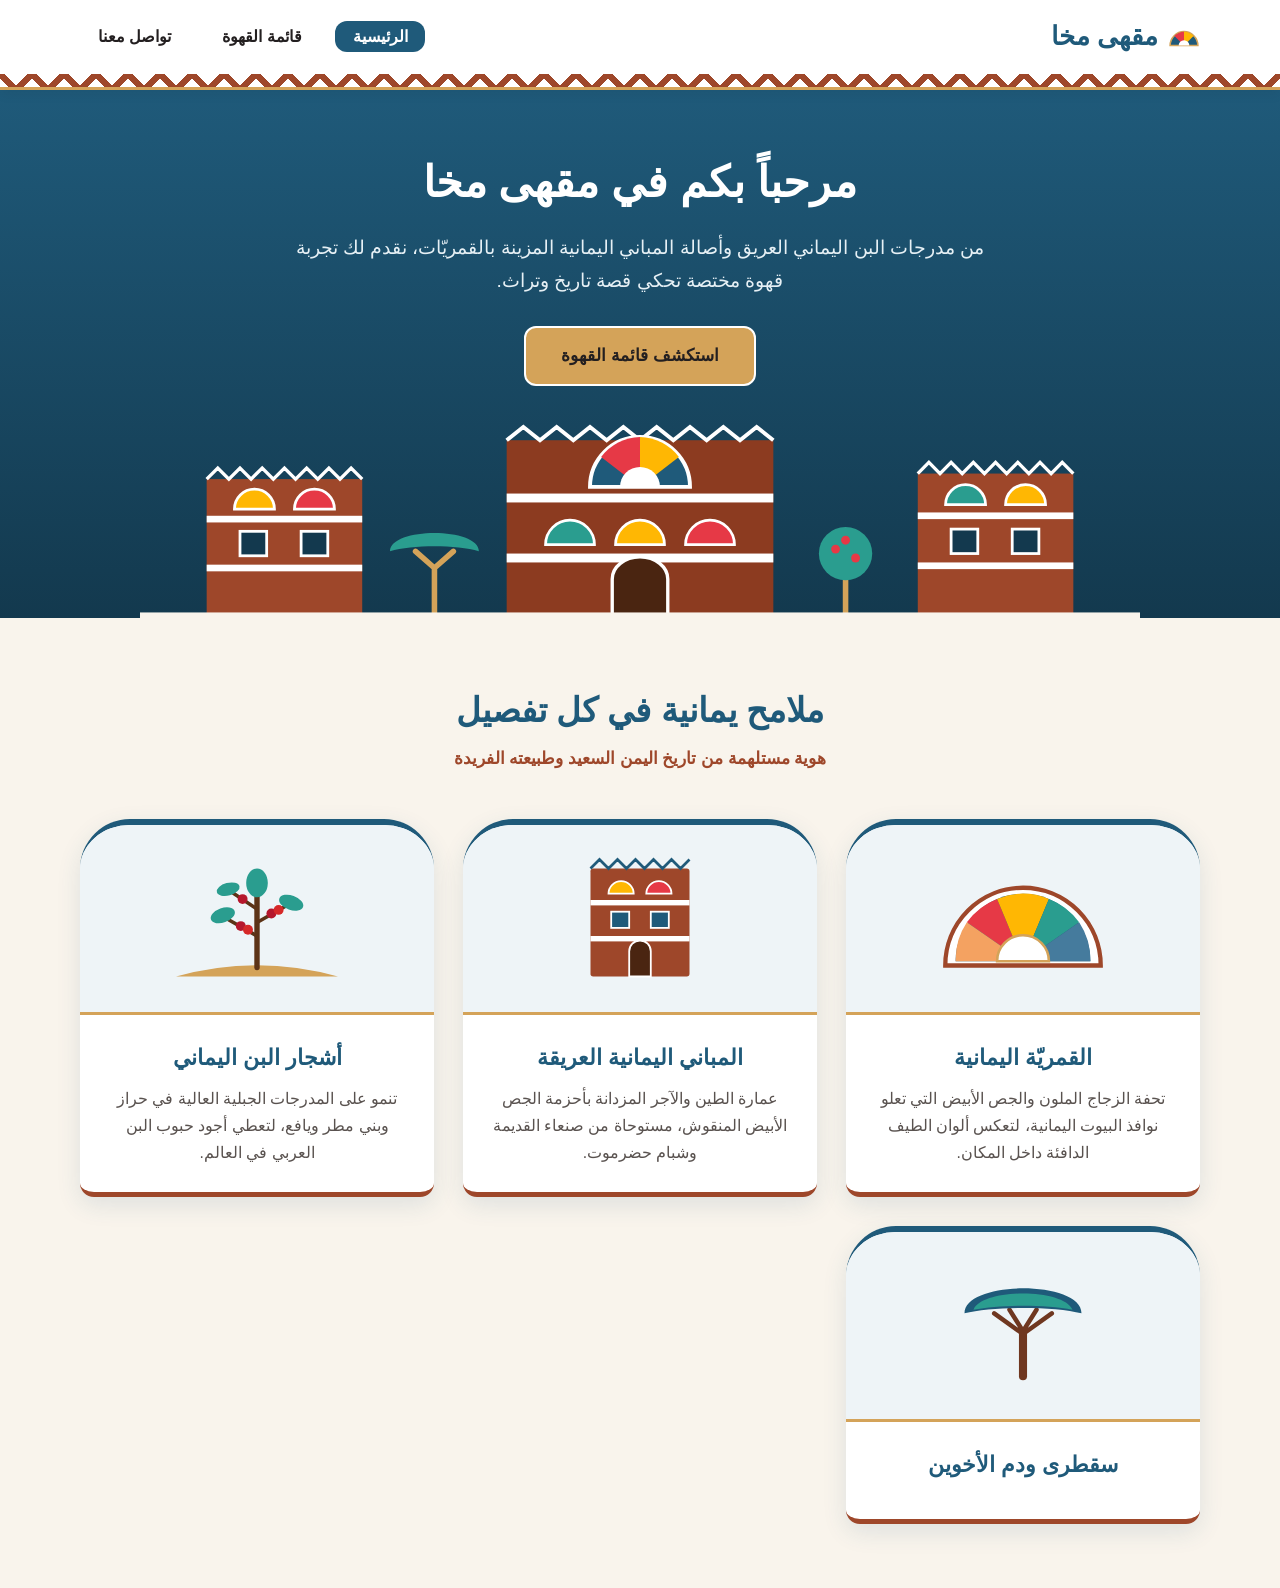
<file: index.html>
<!DOCTYPE html>
<html lang="ar" dir="rtl">
<head>
  <meta charset="UTF-8">
  <meta name="viewport" content="width=device-width, initial-scale=1.0">
  <title>مقهى مخا - عراقة البن اليماني</title>
  <link rel="stylesheet" href="style.css">
</head>
<body>

  <header>
    <div class="container navbar">
      <a href="index.html" class="logo">
        <svg width="32" height="22" viewBox="0 0 60 36">
          <path d="M4,34 A26,26 0 0,1 56,34 Z" fill="#1f5a7a" stroke="#d4a359" stroke-width="3"/>
          <path d="M30,34 L12,16 A26,26 0 0,1 30,8 Z" fill="#e63946"/>
          <path d="M30,34 L30,8 A26,26 0 0,1 48,16 Z" fill="#ffb703"/>
          <path d="M20,34 A10,10 0 0,1 40,34 Z" fill="#ffffff"/>
        </svg>
        <span>مقهى مخا</span>
      </a>
      <nav>
        <ul class="nav-links">
          <li><a href="index.html" class="active">الرئيسية</a></li>
          <li><a href="services.html">قائمة القهوة</a></li>
          <li><a href="contact.html">تواصل معنا</a></li>
        </ul>
      </nav>
    </div>
    <div class="yemeni-frieze"></div>
  </header>

  <main>
    <section class="hero">
      <div class="hero-content">
        <h1>مرحباً بكم في مقهى مخا</h1>
        <p>من مدرجات البن اليماني العريق وأصالة المباني اليمانية المزينة بالقمريّات، نقدم لك تجربة قهوة مختصة تحكي قصة تاريخ وتراث.</p>
        <a href="services.html" class="btn">استكشف قائمة القهوة</a>
      </div>

      <div class="yemen-skyline" aria-hidden="true">
        <svg viewBox="0 0 900 180" width="100%" height="100%" preserveAspectRatio="xMidYMax meet">
          <rect x="60" y="55" width="140" height="125" fill="#9e472a"/>
          <path d="M60,55 L70,45 L80,55 L90,45 L100,55 L110,45 L120,55 L130,45 L140,55 L150,45 L160,55 L170,45 L180,55 L190,45 L200,55" fill="none" stroke="#ffffff" stroke-width="3"/>
          <rect x="60" y="88" width="140" height="6" fill="#ffffff"/>
          <rect x="60" y="132" width="140" height="6" fill="#ffffff"/>
          <path d="M85,82 A18,18 0 0,1 121,82 Z" fill="#ffb703" stroke="#ffffff" stroke-width="2.5"/>
          <path d="M139,82 A18,18 0 0,1 175,82 Z" fill="#e63946" stroke="#ffffff" stroke-width="2.5"/>
          <rect x="90" y="102" width="24" height="22" fill="#13394e" stroke="#ffffff" stroke-width="2.5"/>
          <rect x="145" y="102" width="24" height="22" fill="#13394e" stroke="#ffffff" stroke-width="2.5"/>

          <rect x="330" y="20" width="240" height="160" fill="#8c3b20"/>
          <path d="M330,20 L345,8 L360,20 L375,8 L390,20 L405,8 L420,20 L435,8 L450,20 L465,8 L480,20 L495,8 L510,20 L525,8 L540,20 L555,8 L570,20" fill="none" stroke="#ffffff" stroke-width="3.5"/>
          <rect x="330" y="68" width="240" height="8" fill="#ffffff"/>
          <rect x="330" y="122" width="240" height="8" fill="#ffffff"/>
          <path d="M405,62 A45,45 0 0,1 495,62 Z" fill="#1f5a7a" stroke="#ffffff" stroke-width="3.5"/>
          <path d="M450,62 L415,35 A45,45 0 0,1 450,17 Z" fill="#e63946"/>
          <path d="M450,62 L450,17 A45,45 0 0,1 485,35 Z" fill="#ffb703"/>
          <path d="M432,62 A18,18 0 0,1 468,62 Z" fill="#ffffff"/>
          <path d="M365,114 A22,22 0 0,1 409,114 Z" fill="#2a9d8f" stroke="#ffffff" stroke-width="2.5"/>
          <path d="M428,114 A22,22 0 0,1 472,114 Z" fill="#ffb703" stroke="#ffffff" stroke-width="2.5"/>
          <path d="M491,114 A22,22 0 0,1 535,114 Z" fill="#e63946" stroke="#ffffff" stroke-width="2.5"/>
          <path d="M425,180 V145 A25,20 0 0,1 475,145 V180 Z" fill="#4a2511" stroke="#ffffff" stroke-width="3"/>

          <rect x="700" y="50" width="140" height="130" fill="#9e472a"/>
          <path d="M700,50 L710,40 L720,50 L730,40 L740,50 L750,40 L760,50 L770,40 L780,50 L790,40 L800,50 L810,40 L820,50 L830,40 L840,50" fill="none" stroke="#ffffff" stroke-width="3"/>
          <rect x="700" y="85" width="140" height="6" fill="#ffffff"/>
          <rect x="700" y="130" width="140" height="6" fill="#ffffff"/>
          <path d="M725,78 A18,18 0 0,1 761,78 Z" fill="#2a9d8f" stroke="#ffffff" stroke-width="2.5"/>
          <path d="M779,78 A18,18 0 0,1 815,78 Z" fill="#ffb703" stroke="#ffffff" stroke-width="2.5"/>
          <rect x="730" y="100" width="24" height="22" fill="#13394e" stroke="#ffffff" stroke-width="2.5"/>
          <rect x="785" y="100" width="24" height="22" fill="#13394e" stroke="#ffffff" stroke-width="2.5"/>

          <path d="M265,180 V135 M265,135 L248,120 M265,135 L282,120" stroke="#d4a359" stroke-width="5" stroke-linecap="round"/>
          <path d="M225,120 C225,98 305,98 305,120 C285,114 245,114 225,120 Z" fill="#2a9d8f"/>

          <path d="M635,180 V125" stroke="#d4a359" stroke-width="5" stroke-linecap="round"/>
          <circle cx="635" cy="122" r="24" fill="#2a9d8f"/>
          <circle cx="626" cy="118" r="4" fill="#e63946"/>
          <circle cx="644" cy="126" r="4" fill="#e63946"/>
          <circle cx="635" cy="110" r="4" fill="#e63946"/>

          <rect x="0" y="175" width="900" height="5" fill="#f9f4ec"/>
        </svg>
      </div>
    </section>

    <section class="section">
      <div class="container">
        <h2 class="section-title">ملامح يمانية في كل تفصيل</h2>
        <p class="section-subtitle">هوية مستلهمة من تاريخ اليمن السعيد وطبيعته الفريدة</p>
        
        <div class="heritage-grid">
          <div class="heritage-card">
            <div class="heritage-art">
              <svg viewBox="0 0 220 140" width="190" height="130">
                <path d="M20,125 A90,90 0 0,1 200,125 Z" fill="#ffffff" stroke="#9e472a" stroke-width="5"/>
                <path d="M32,120 A78,78 0 0,1 188,120 Z" fill="#1f5a7a"/>
                <path d="M110,120 L45,75 A78,78 0 0,1 80,48 Z" fill="#e63946"/>
                <path d="M110,120 L80,48 A78,78 0 0,1 140,48 Z" fill="#ffb703"/>
                <path d="M110,120 L140,48 A78,78 0 0,1 175,75 Z" fill="#2a9d8f"/>
                <path d="M110,120 L32,120 A78,78 0 0,1 45,75 Z" fill="#f4a261"/>
                <path d="M110,120 L175,75 A78,78 0 0,1 188,120 Z" fill="#457b9d"/>
                <path d="M80,120 A30,30 0 0,1 140,120 Z" fill="#ffffff" stroke="#d4a359" stroke-width="3"/>
              </svg>
            </div>
            <div class="heritage-body">
              <h3>القمريّة اليمانية</h3>
              <p>تحفة الزجاج الملون والجص الأبيض التي تعلو نوافذ البيوت اليمانية، لتعكس ألوان الطيف الدافئة داخل المكان.</p>
            </div>
          </div>

          <div class="heritage-card">
            <div class="heritage-art">
              <svg viewBox="0 0 200 150" width="180" height="140">
                <rect x="45" y="20" width="110" height="120" fill="#9e472a" rx="3"/>
                <path d="M45,20 L55,10 L65,20 L75,10 L85,20 L95,10 L105,20 L115,10 L125,20 L135,10 L145,20 L155,10" fill="none" stroke="#1f5a7a" stroke-width="3"/>
                <rect x="45" y="55" width="110" height="6" fill="#ffffff"/>
                <rect x="45" y="95" width="110" height="6" fill="#ffffff"/>
                <path d="M65,48 A14,14 0 0,1 93,48 Z" fill="#ffb703" stroke="#ffffff" stroke-width="2"/>
                <path d="M107,48 A14,14 0 0,1 135,48 Z" fill="#e63946" stroke="#ffffff" stroke-width="2"/>
                <rect x="68" y="68" width="20" height="18" fill="#1f5a7a" stroke="#ffffff" stroke-width="2"/>
                <rect x="112" y="68" width="20" height="18" fill="#1f5a7a" stroke="#ffffff" stroke-width="2"/>
                <path d="M88,140 V112 A12,12 0 0,1 112,112 V140 Z" fill="#4a2511" stroke="#ffffff" stroke-width="2"/>
              </svg>
            </div>
            <div class="heritage-body">
              <h3>المباني اليمانية العريقة</h3>
              <p>عمارة الطين والآجر المزدانة بأحزمة الجص الأبيض المنقوش، مستوحاة من صنعاء القديمة وشبام حضرموت.</p>
            </div>
          </div>

          <div class="heritage-card">
            <div class="heritage-art">
              <svg viewBox="0 0 200 150" width="180" height="140">
                <path d="M10,140 Q100,115 190,140 Z" fill="#d4a359"/>
                <path d="M100,130 V45" stroke="#5c3317" stroke-width="6" stroke-linecap="round"/>
                <path d="M100,95 L65,75 M100,80 L135,60 M100,65 L70,45" stroke="#5c3317" stroke-width="4" stroke-linecap="round"/>
                <ellipse cx="62" cy="72" rx="14" ry="8" transform="rotate(-20 62 72)" fill="#2a9d8f"/>
                <ellipse cx="138" cy="58" rx="14" ry="8" transform="rotate(20 138 58)" fill="#2a9d8f"/>
                <ellipse cx="68" cy="43" rx="13" ry="7" transform="rotate(-15 68 43)" fill="#2a9d8f"/>
                <ellipse cx="100" cy="36" rx="12" ry="16" fill="#2a9d8f"/>
                <circle cx="82" cy="84" r="5.5" fill="#b5172c"/>
                <circle cx="90" cy="88" r="5.5" fill="#d62828"/>
                <circle cx="116" cy="70" r="5.5" fill="#b5172c"/>
                <circle cx="124" cy="66" r="5.5" fill="#d62828"/>
                <circle cx="84" cy="54" r="5.5" fill="#b5172c"/>
              </svg>
            </div>
            <div class="heritage-body">
              <h3>أشجار البن اليماني</h3>
              <p>تنمو على المدرجات الجبلية العالية في حراز وبني مطر ويافع، لتعطي أجود حبوب البن العربي في العالم.</p>
            </div>
          </div>

          <div class="heritage-card">
            <div class="heritage-art">
              <svg viewBox="0 0 200 150" width="180" height="140">
                <path d="M100,132 V82" stroke="#6f3720" stroke-width="9" stroke-linecap="round"/>
                <path d="M100,85 L68,62 M100,85 L132,62 M100,82 L85,58 M100,82 L115,58" stroke="#6f3720" stroke-width="5" stroke-linecap="round"/>
                <path d="M35,62 C35,25 165,25 165,62 C135,54 65,54 35,62 Z" fill="#1f5a7a"/>
                <path d="M45,58 C55,34 145,34 155,58 C125,52 75,52 45,58 Z" fill="#2a9d8f"/>
              </svg>
            </div>
            <div class="heritage-body">
              <h3>سقطرى ودم الأخوين</h3>
</file>
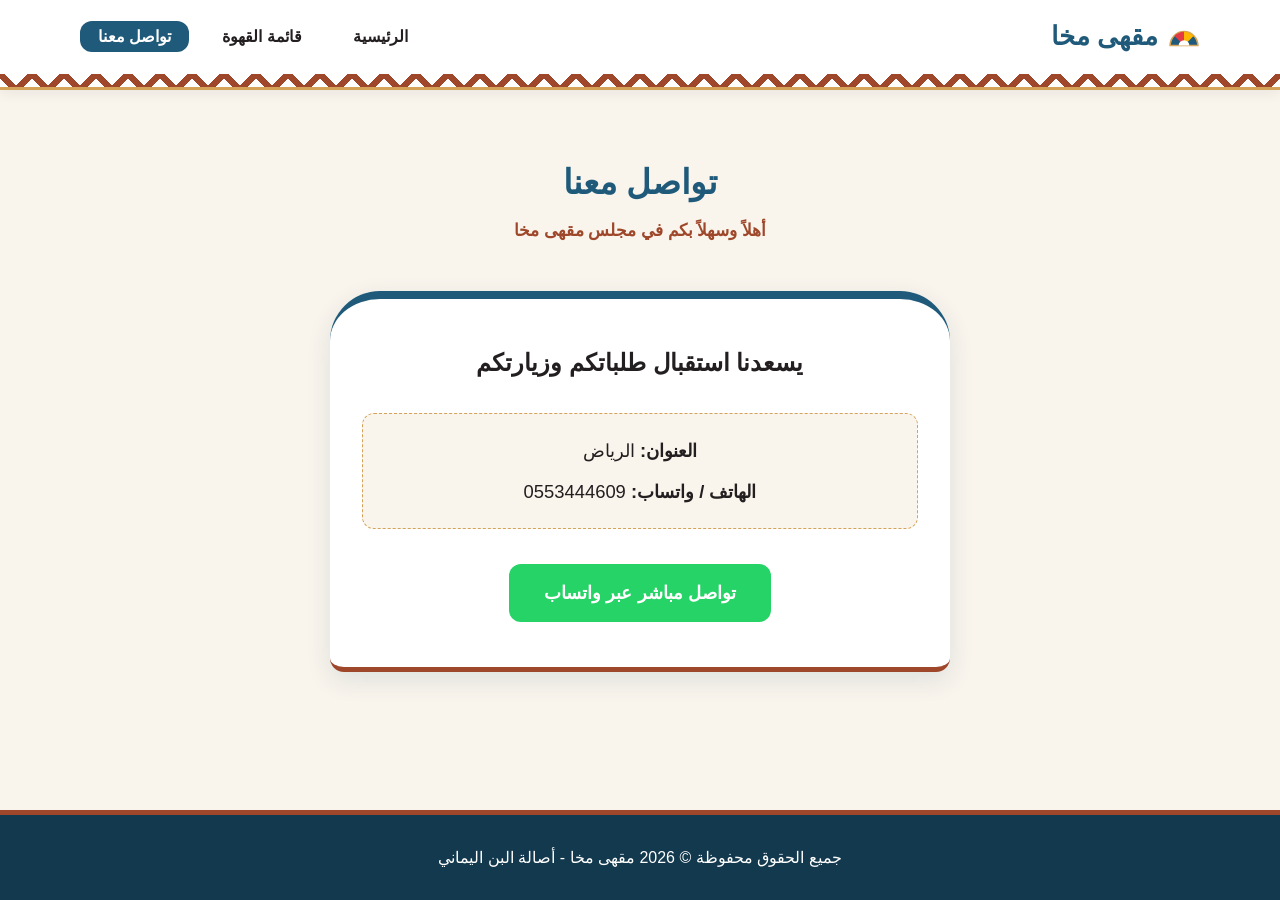
<file: contact.html>
<!DOCTYPE html>
<html lang="ar" dir="rtl">
<head>
  <meta charset="UTF-8">
  <meta name="viewport" content="width=device-width, initial-scale=1.0">
  <title>مقهى مخا - تواصل معنا</title>
  <link rel="stylesheet" href="style.css">
</head>
<body>

  <header>
    <div class="container navbar">
      <a href="index.html" class="logo">
        <svg width="32" height="22" viewBox="0 0 60 36">
          <path d="M4,34 A26,26 0 0,1 56,34 Z" fill="#1f5a7a" stroke="#d4a359" stroke-width="3"/>
          <path d="M30,34 L12,16 A26,26 0 0,1 30,8 Z" fill="#e63946"/>
          <path d="M30,34 L30,8 A26,26 0 0,1 48,16 Z" fill="#ffb703"/>
          <path d="M20,34 A10,10 0 0,1 40,34 Z" fill="#ffffff"/>
        </svg>
        <span>مقهى مخا</span>
      </a>
      <nav>
        <ul class="nav-links">
          <li><a href="index.html">الرئيسية</a></li>
          <li><a href="services.html">قائمة القهوة</a></li>
          <li><a href="contact.html" class="active">تواصل معنا</a></li>
        </ul>
      </nav>
    </div>
    <div class="yemeni-frieze"></div>
  </header>

  <main>
    <section class="section">
      <div class="container">
        <h1 class="section-title">تواصل معنا</h1>
        <p class="section-subtitle">أهلاً وسهلاً بكم في مجلس مقهى مخا</p>
        
        <div class="contact-box">
          <h2>يسعدنا استقبال طلباتكم وزيارتكم</h2>
          <div class="contact-info">
            <p><strong>العنوان:</strong> الرياض </p>
            <p><strong>الهاتف / واتساب:</strong> <span dir="ltr">0553444609</span></p>
          </div>
          
          <!-- استبدل  96653444609   في الرابط بالرقم بصيغة دولية بدون أصفار أو علامة + مثل: 966500000000 -->
          <a href="https://wa.me96653444609 " target="_blank" rel="noopener noreferrer" class="btn btn-whatsapp">
            تواصل مباشر عبر واتساب
          </a>
        </div>
      </div>
    </section>
  </main>

  <footer>
    <div class="container">
      <p>جميع الحقوق محفوظة &copy; 2026 مقهى مخا - أصالة البن اليماني</p>
    </div>
  </footer>

</body>
</html>
</file>
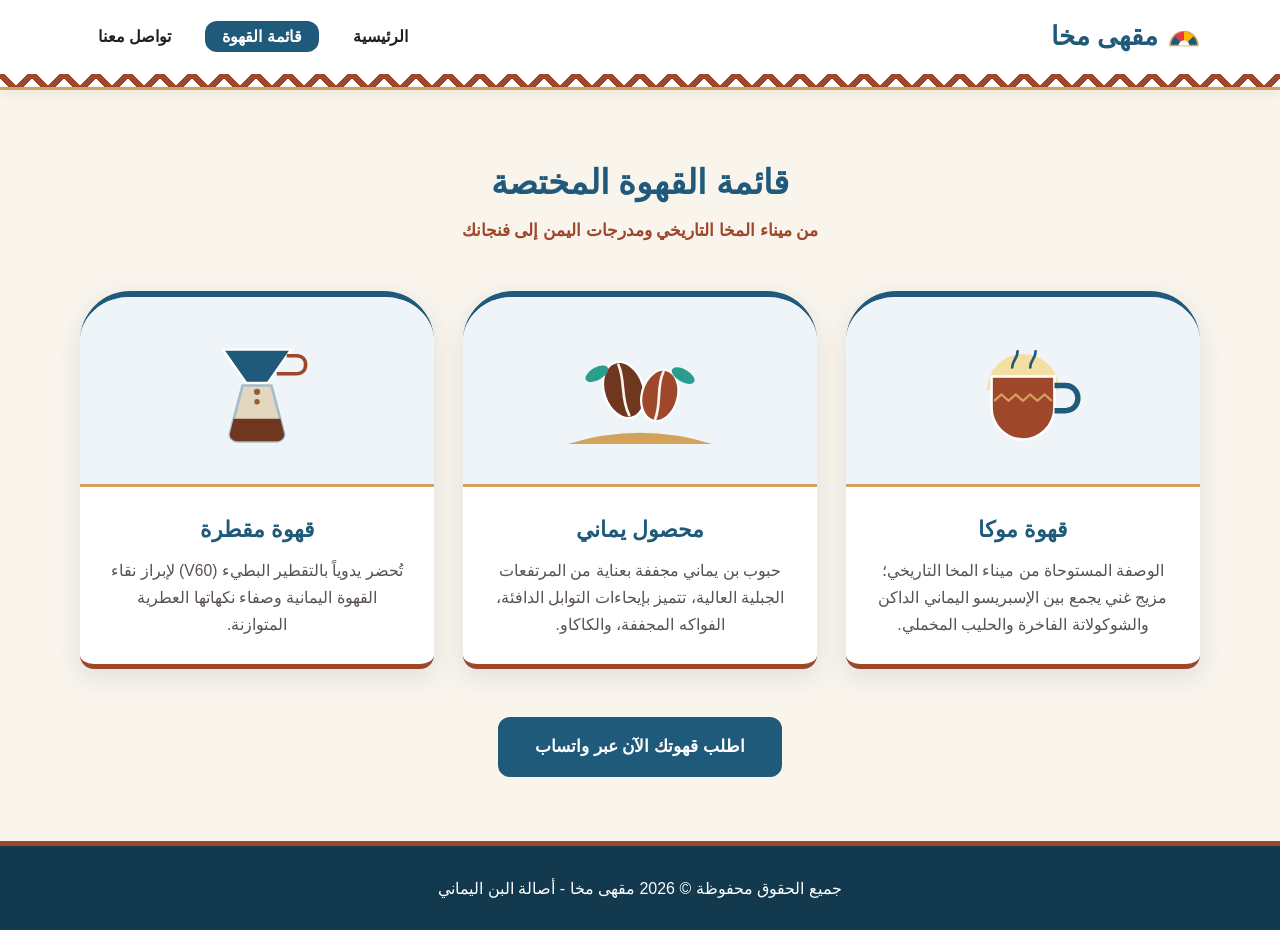
<file: services.html>
<!DOCTYPE html>
<html lang="ar" dir="rtl">
<head>
  <meta charset="UTF-8">
  <meta name="viewport" content="width=device-width, initial-scale=1.0">
  <title>مقهى مخا - قائمة القهوة</title>
  <link rel="stylesheet" href="style.css">
</head>
<body>

  <header>
    <div class="container navbar">
      <a href="index.html" class="logo">
        <svg width="32" height="22" viewBox="0 0 60 36">
          <path d="M4,34 A26,26 0 0,1 56,34 Z" fill="#1f5a7a" stroke="#d4a359" stroke-width="3"/>
          <path d="M30,34 L12,16 A26,26 0 0,1 30,8 Z" fill="#e63946"/>
          <path d="M30,34 L30,8 A26,26 0 0,1 48,16 Z" fill="#ffb703"/>
          <path d="M20,34 A10,10 0 0,1 40,34 Z" fill="#ffffff"/>
        </svg>
        <span>مقهى مخا</span>
      </a>
      <nav>
        <ul class="nav-links">
          <li><a href="index.html">الرئيسية</a></li>
          <li><a href="services.html" class="active">قائمة القهوة</a></li>
          <li><a href="contact.html">تواصل معنا</a></li>
        </ul>
      </nav>
    </div>
    <div class="yemeni-frieze"></div>
  </header>

  <main>
    <section class="section">
      <div class="container">
        <h1 class="section-title">قائمة القهوة المختصة</h1>
        <p class="section-subtitle">من ميناء المخا التاريخي ومدرجات اليمن إلى فنجانك</p>
        
        <div class="heritage-grid">
          
          <!-- 1. قهوة موكا -->
          <div class="heritage-card">
            <div class="heritage-art">
              <svg viewBox="0 0 200 140" width="180" height="130">
                <!-- قمرية خلفية صغيرة -->
                <path d="M60,70 A40,40 0 0,1 140,70 Z" fill="#ffb703" opacity="0.35"/>
                <!-- كوب الموكا -->
                <path d="M65,55 H135 V90 C135,109 119,125 100,125 C81,125 65,109 65,90 Z" fill="#9e472a" stroke="#ffffff" stroke-width="3"/>
                <path d="M135,65 H147 C155,65 161,71 161,79 C161,87 155,93 147,93 H135" fill="none" stroke="#1f5a7a" stroke-width="6"/>
                <!-- زخرفة يمانية على الكوب -->
                <path d="M68,82 L76,75 L84,82 L92,75 L100,82 L108,75 L116,82 L124,75 L132,82" fill="none" stroke="#d4a359" stroke-width="2.5"/>
                <!-- بخار القهوة -->
                <path d="M88,45 C88,36 94,36 94,27 M108,45 C108,36 114,36 114,27" fill="none" stroke="#1f5a7a" stroke-width="3" stroke-linecap="round"/>
              </svg>
            </div>
            <div class="heritage-body">
              <h3>قهوة موكا</h3>
              <p>الوصفة المستوحاة من ميناء المخا التاريخي؛ مزيج غني يجمع بين الإسبريسو اليماني الداكن والشوكولاتة الفاخرة والحليب المخملي.</p>
            </div>
          </div>

          <!-- 2. محصول يماني -->
          <div class="heritage-card">
            <div class="heritage-art">
              <svg viewBox="0 0 200 140" width="180" height="130">
                <!-- مدرج جبلي يماني -->
                <path d="M20,130 Q100,105 180,130 Z" fill="#d4a359"/>
                <!-- حبتا بن يماني كبيرتان -->
                <ellipse cx="82" cy="70" rx="22" ry="32" transform="rotate(-18 82 70)" fill="#6f3720" stroke="#ffffff" stroke-width="2.5"/>
                <path d="M76,42 C84,60 78,78 88,98" fill="none" stroke="#f9f4ec" stroke-width="3" stroke-linecap="round"/>
                <ellipse cx="122" cy="76" rx="20" ry="29" transform="rotate(15 122 76)" fill="#9e472a" stroke="#ffffff" stroke-width="2.5"/>
                <path d="M126,50 C118,66 124,84 117,102" fill="none" stroke="#f9f4ec" stroke-width="3" stroke-linecap="round"/>
                <!-- أوراق شجرة البن -->
                <ellipse cx="52" cy="52" rx="14" ry="7" transform="rotate(-30 52 52)" fill="#2a9d8f"/>
                <ellipse cx="148" cy="54" rx="14" ry="7" transform="rotate(30 148 54)" fill="#2a9d8f"/>
              </svg>
            </div>
            <div class="heritage-body">
              <h3>محصول يماني</h3>
              <p>حبوب بن يماني مجففة بعناية من المرتفعات الجبلية العالية، تتميز بإيحاءات التوابل الدافئة، الفواكه المجففة، والكاكاو.</p>
            </div>
          </div>

          <!-- 3. قهوة مقطرة -->
          <div class="heritage-card">
            <div class="heritage-art">
              <svg viewBox="0 0 200 140" width="180" height="130">
                <!-- قمع التقطير V60 -->
                <path d="M62,25 H138 L112,62 H88 Z" fill="#1f5a7a" stroke="#ffffff" stroke-width="2.5"/>
                <path d="M133,32 H144 C150,32 154,36 154,42 C154,48 150,52 144,52 H122" fill="none" stroke="#9e472a" stroke-width="4"/>
                <!-- قطرات القهوة -->
                <circle cx="100" cy="72" r="3.5" fill="#6f3720"/>
                <circle cx="100" cy="83" r="3" fill="#6f3720"/>
                <!-- السيرفر الزجاجي -->
                <path d="M84,65 H116 L130,118 C131,123 127,127 122,127 H78 C73,127 69,123 70,118 Z" fill="#d4a359" opacity="0.35" stroke="#1f5a7a" stroke-width="3"/>
                <path d="M74,102 H126 L130,118 C131,123 127,127 122,127 H78 C73,127 69,123 70,118 Z" fill="#6f3720"/>
              </svg>
            </div>
            <div class="heritage-body">
              <h3>قهوة مقطرة</h3>
              <p>تُحضر يدوياً بالتقطير البطيء (V60) لإبراز نقاء القهوة اليمانية وصفاء نكهاتها العطرية المتوازنة.</p>
            </div>
          </div>

        </div>

        <div style="text-align: center; margin-top: 3rem;">
          <a href="contact.html" class="btn btn-primary">اطلب قهوتك الآن عبر واتساب</a>
        </div>
      </div>
    </section>
  </main>

  <footer>
    <div class="container">
      <p>جميع الحقوق محفوظة &copy; 2026 مقهى مخا - أصالة البن اليماني</p>
    </div>
  </footer>

</body>
</html>
</file>
<file: style.css>
:root {
  --primary-color: #1f5a7a;
  --primary-dark: #13394e;
  --yemen-brick: #9e472a;
  --yemen-gold: #d4a359;
  --yemen-sand: #f9f4ec;
  --text-dark: #231f20;
  --text-light: #59524f;
  --white: #ffffff;
  --whatsapp-green: #25d366;
  --whatsapp-dark: #1ebe57;
  --shadow: 0 8px 24px rgba(31, 90, 122, 0.12);
  --radius: 12px;
}

* {
  box-sizing: border-box;
  margin: 0;
  padding: 0;
}

body {
  font-family: 'Cairo', sans-serif;
  background-color: var(--yemen-sand);
  color: var(--text-dark);
  line-height: 1.7;
  display: flex;
  flex-direction: column;
  min-height: 100vh;
}

a {
  text-decoration: none;
  color: inherit;
}

ul {
  list-style: none;
}

.container {
  width: 90%;
  max-width: 1120px;
  margin: 0 auto;
}

header {
  background-color: var(--white);
  box-shadow: 0 4px 12px rgba(0, 0, 0, 0.06);
  position: sticky;
  top: 0;
  z-index: 1000;
}

.navbar {
  display: flex;
  justify-content: space-between;
  align-items: center;
  padding: 0.9rem 0;
  flex-wrap: wrap;
}

.logo {
  font-size: 1.65rem;
  font-weight: 800;
  color: var(--primary-color);
  display: flex;
  align-items: center;
  gap: 0.6rem;
}

.nav-links {
  display: flex;
  gap: 1rem;
}

.nav-links a {
  font-weight: 700;
  color: var(--text-dark);
  padding: 0.45rem 1.1rem;
  border-radius: var(--radius);
  transition: all 0.3s ease;
}

.nav-links a:hover,
.nav-links a.active {
  background-color: var(--primary-color);
  color: var(--white);
}

.yemeni-frieze {
  height: 16px;
  width: 100%;
  background-color: var(--yemen-brick);
  background-image: 
    linear-gradient(135deg, var(--white) 25%, transparent 25%), 
    linear-gradient(225deg, var(--white) 25%, transparent 25%),
    linear-gradient(45deg, var(--white) 25%, transparent 25%),
    linear-gradient(315deg, var(--white) 25%, var(--yemen-brick) 25%);
  background-position: 16px 0, 16px 0, 0 0, 0 0;
  background-size: 32px 16px;
  background-repeat: repeat-x;
  border-bottom: 3px solid var(--yemen-gold);
}

main {
  flex: 1;
}

.hero {
  background: linear-gradient(180deg, var(--primary-color) 0%, var(--primary-dark) 100%);
  color: var(--white);
  text-align: center;
  padding: 3.5rem 1rem 0;
  position: relative;
  overflow: hidden;
}

.hero-content {
  max-width: 720px;
  margin: 0 auto 2rem;
  position: relative;
  z-index: 2;
}

.hero h1 {
  font-size: 2.7rem;
  font-weight: 800;
  margin-bottom: 0.8rem;
}

.hero p {
  font-size: 1.2rem;
  color: #e6f0f5;
  margin-bottom: 1.8rem;
}

.yemen-skyline {
  width: 100%;
  max-width: 1000px;
  margin: 0 auto;
  display: block;
  line-height: 0;
}

.btn {
  display: inline-block;
  background-color: var(--yemen-gold);
  color: var(--text-dark);
  font-weight: 800;
  padding: 0.85rem 2.2rem;
  border-radius: var(--radius);
  transition: transform 0.2s, background-color 0.3s;
  border: 2px solid var(--white);
  cursor: pointer;
  font-family: 'Cairo', sans-serif;
  font-size: 1.05rem;
}

.btn:hover {
  transform: translateY(-3px);
  background-color: #e4b56a;
}

.btn-primary {
  background-color: var(--primary-color);
  color: var(--white);
  border-color: var(--primary-color);
}

.btn-primary:hover {
  background-color: var(--primary-dark);
}

.btn-whatsapp {
  background-color: var(--whatsapp-green);
  color: var(--white);
  border: none;
  display: inline-flex;
  align-items: center;
  gap: 0.6rem;
  font-size: 1.15rem;
}

.btn-whatsapp:hover {
  background-color: var(--whatsapp-dark);
}

.section {
  padding: 4rem 0;
}

.section-title {
  text-align: center;
  font-size: 2.1rem;
  font-weight: 800;
  color: var(--primary-color);
  margin-bottom: 0.4rem;
}

.section-subtitle {
  text-align: center;
  color: var(--yemen-brick);
  font-weight: 700;
  margin-bottom: 2.8rem;
  font-size: 1.05rem;
}

.heritage-grid {
  display: grid;
  grid-template-columns: repeat(auto-fit, minmax(260px, 1fr));
  gap: 1.8rem;
}

.heritage-card {
  background-color: var(--white);
  border-radius: 50px 50px 14px 14px;
  overflow: hidden;
  box-shadow: var(--shadow);
  border-top: 6px solid var(--primary-color);
  border-bottom: 5px solid var(--yemen-brick);
  transition: transform 0.3s ease;
  display: flex;
  flex-direction: column;
}

.heritage-card:hover {
  transform: translateY(-6px);
}

.heritage-art {
  width: 100%;
  height: 190px;
  background-color: #eef4f7;
  display: flex;
  align-items: center;
  justify-content: center;
  border-bottom: 3px solid var(--yemen-gold);
}

.heritage-body {
  padding: 1.6rem;
  text-align: center;
  flex: 1;
}

.heritage-body h3 {
  color: var(--primary-color);
  font-size: 1.35rem;
  font-weight: 800;
  margin-bottom: 0.6rem;
}

.heritage-body p {
  color: var(--text-light);
  font-size: 0.98rem;
}

.grid-3 {
  display: grid;
  grid-template-columns: repeat(auto-fit, minmax(290px, 1fr));
  gap: 2rem;
}

.card {
  background-color: var(--white);
  padding: 2.2rem 1.8rem;
  border-radius: 45px 45px 12px 12px;
  box-shadow: var(--shadow);
  text-align: center;
  transition: transform 0.3s ease;
  border-top: 6px solid var(--primary-color);
  border-bottom: 4px solid var(--yemen-brick);
}

.card:hover {
  transform: translateY(-6px);
}

.card h3 {
  color: var(--primary-color);
  font-size: 1.4rem;
  font-weight: 800;
  margin-bottom: 0.8rem;
}

.card p {
  color: var(--text-light);
}

.contact-box {
  background-color: var(--white);
  padding: 2.8rem 2rem;
  border-radius: 50px 50px 14px 14px;
  box-shadow: var(--shadow);
  max-width: 620px;
  margin: 0 auto;
  text-align: center;
  border-top: 8px solid var(--primary-color);
  border-bottom: 5px solid var(--yemen-brick);
}

.contact-info {
  margin: 1.8rem 0 2.2rem;
  font-size: 1.15rem;
  background-color: var(--yemen-sand);
  padding: 1.3rem;
  border-radius: var(--radius);
  border: 1px dashed var(--yemen-gold);
}

.contact-info p {
  margin-bottom: 0.6rem;
}

.contact-info p:last-child {
  margin-bottom: 0;
}

footer {
  background-color: var(--primary-dark);
  color: var(--white);
  text-align: center;
  padding: 1.8rem 0;
  margin-top: auto;
  border-top: 5px solid var(--yemen-brick);
}

@media (max-width: 768px) {
  .navbar {
    flex-direction: column;
    gap: 0.8rem;
  }

  .nav-links {
    width: 100%;
    justify-content: center;
    gap: 0.4rem;
  }

  .nav-links a {
    padding: 0.4rem 0.75rem;
    font-size: 0.95rem;
  }

  .hero h1 {
    font-size: 1.9rem;
  }

  .hero p {
    font-size: 1.05rem;
  }
}
</file>
